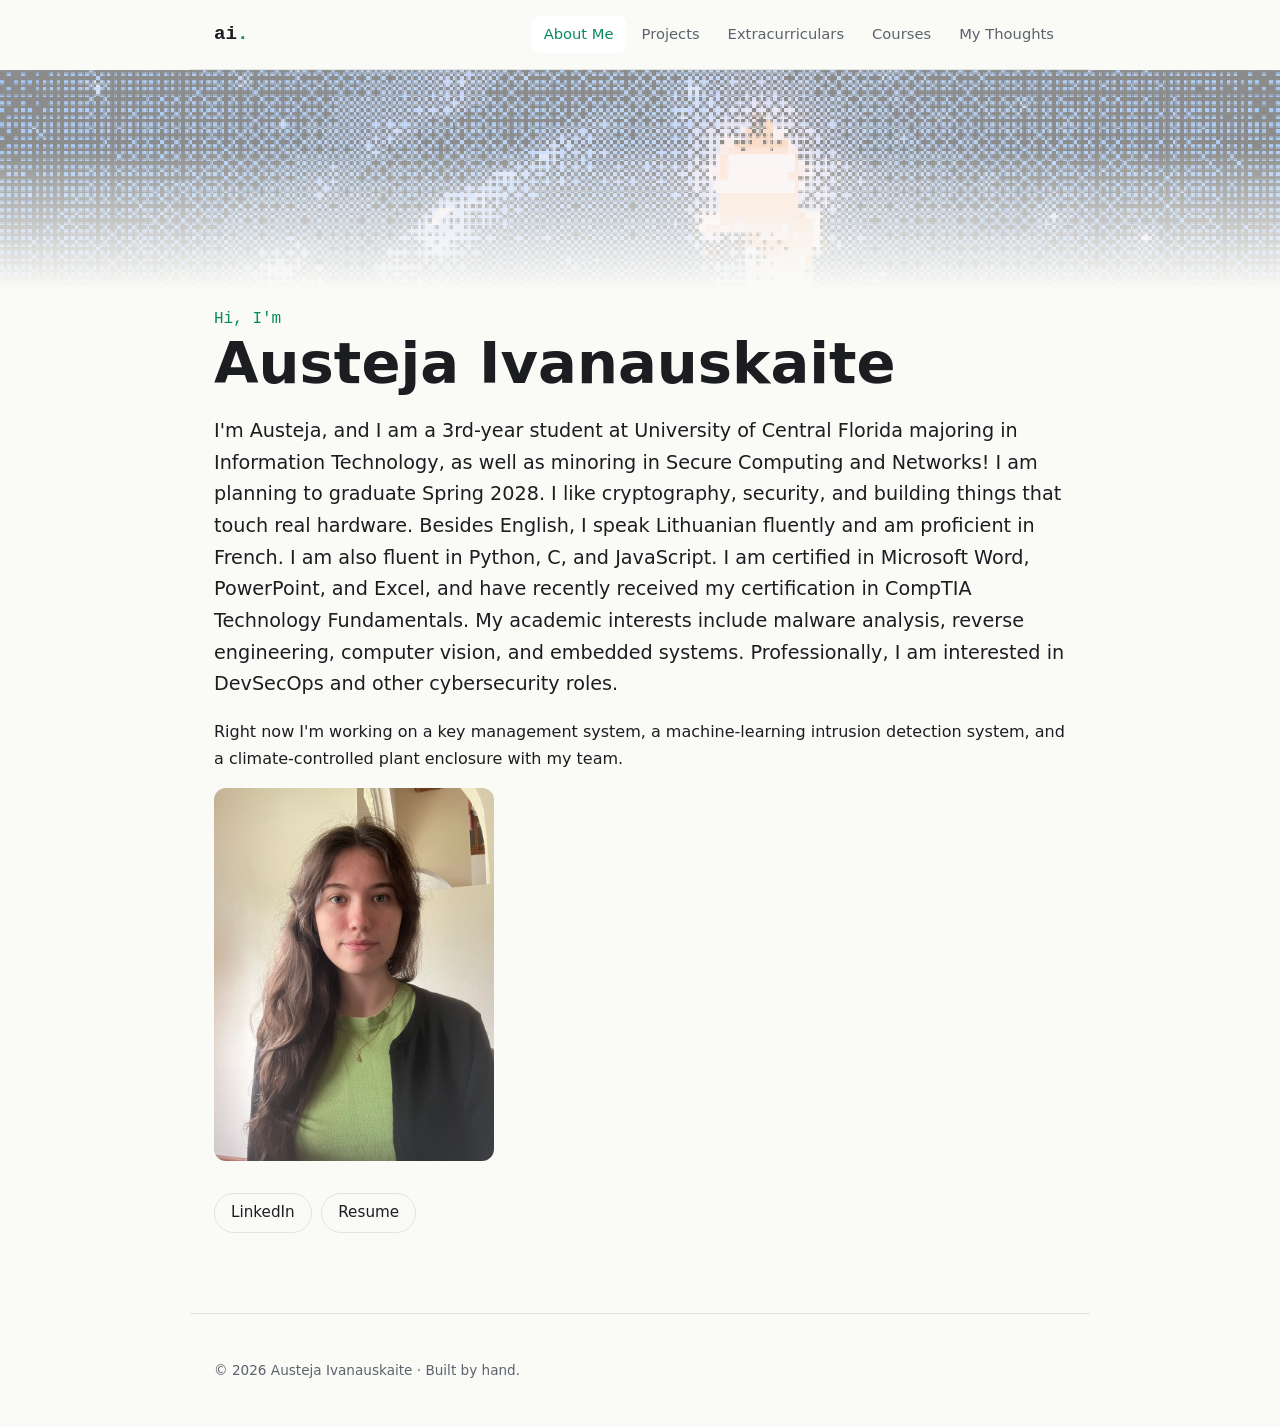
<file: index.html>
<!DOCTYPE html>
<html lang="en">
<head>
  <meta charset="UTF-8" />
  <meta name="viewport" content="width=device-width, initial-scale=1.0" />
  <title>Austeja Ivanauskaite — IT @ UCF</title>
  <meta name="description" content="Portfolio of Austeja Ivanauskaite, an IT student at UCF interested in cryptography, security, and embedded systems." />
    <link rel="stylesheet" href="styles.css?v=3" />
</head>
<body>
  <header class="site-header">
    <a class="logo" href="#about">ai<span class="accent">.</span></a>
    <!-- The 5 header tabs. Each href must match a section id below. -->
    <nav class="tabs">
      <a href="#about">About Me</a>
      <a href="#projects">Projects</a>
      <a href="#extracurriculars">Extracurriculars</a>
      <a href="#courses">Courses</a>
      <a href="#thoughts">My Thoughts</a>
    </nav>
  </header>
  <!-- Semi-transparent pixel-art banner across the top -->
  <div class="top-banner" aria-hidden="true"></div>

  <main>
    <!-- ============ ABOUT ME ============ -->
    <section id="about" class="section tab-panel about">
    
      
      <p class="eyebrow">Hi, I'm</p>
      <h1>Austeja Ivanauskaite</h1>
      <p class="lead">
        I'm Austeja, and I am a 3rd-year student at University of Central Florida majoring in Information Technology, as well as minoring in Secure Computing and Networks! I am planning to graduate Spring 2028.
        I like cryptography, security, and building things that touch real hardware. 
        Besides English, I speak Lithuanian fluently and am proficient in French. 
        I am also fluent in Python, C, and JavaScript. 
        I am certified in Microsoft Word, PowerPoint, and Excel, and have recently received my certification in CompTIA Technology Fundamentals. 
        My academic interests include malware analysis, reverse engineering, computer vision, and embedded systems. 
        Professionally, I am interested in DevSecOps and other cybersecurity roles.

      </p>
      <p>
        Right now I'm working on a key management system, a machine-learning intrusion
        detection system, and a climate-controlled plant enclosure with my team.
      </p>
      </p>
        </div>
        <img class="profile-photo" src="images/profile.jpeg" alt="Photo of Austeja Ivanauskaite" />
      </div>
      <div class="links">
        <!-- <a class="btn" href="mailto:you@example.com">Email</a> -->
        <!-- <a class="btn" href="https://github.com/your-username" target="_blank" rel="noopener">GitHub</a> -->
        <a class="btn" href="https://www.linkedin.com/in/austeja-ivanauskaite-029a41356" target="_blank" rel="noopener">LinkedIn</a> 
        <a class="btn" href="resume.pdf" target="_blank">Resume</a>      </div>
    </section>

    <!-- ============ PROJECTS ============ -->
    <section id="projects" class="section tab-panel">
      <h2>Projects</h2>
      <!-- Sub-tab buttons are built automatically from PROJECT_CATEGORIES in data.js -->
      <div class="filters" id="project-filters" role="group" aria-label="Filter projects"></div>
      <div id="project-grid" class="grid"></div>
    </section>

    <!-- ============ EXTRACURRICULARS ============ -->
    <section id="extracurriculars" class="section tab-panel">
      <h2>Extracurriculars</h2>
      <!-- Sub-tab buttons are built automatically from EXTRA_CATEGORIES in data.js -->
      <div class="filters" id="extra-filters" role="group" aria-label="Filter extracurriculars"></div>
      <div id="extra-grid" class="grid"></div>
    </section>

    <!-- ============ COURSES ============ -->
    <section id="courses" class="section tab-panel">
      <h2>Courses</h2>
      <p class="muted">Relevant coursework at UCF.</p>
      <div id="course-grid" class="grid"></div>
    </section>

    <!-- ============ MY THOUGHTS (BLOG) ============ -->
    <section id="thoughts" class="section tab-panel">
      <h2>Thoughts &amp; Explorations</h2>
      <p class="muted">Notes on things I'm learning, breaking, and figuring out.</p>
      <ul id="thought-list" class="thought-list"></ul>
    </section>
  </main>

  <footer class="site-footer">
    <p>© <span id="year"></span> Austeja Ivanauskaite · Built by hand.</p>
  </footer>

  <script src="data.js"></script>
  <script src="main.js"></script>
</body>
</html>
</file>
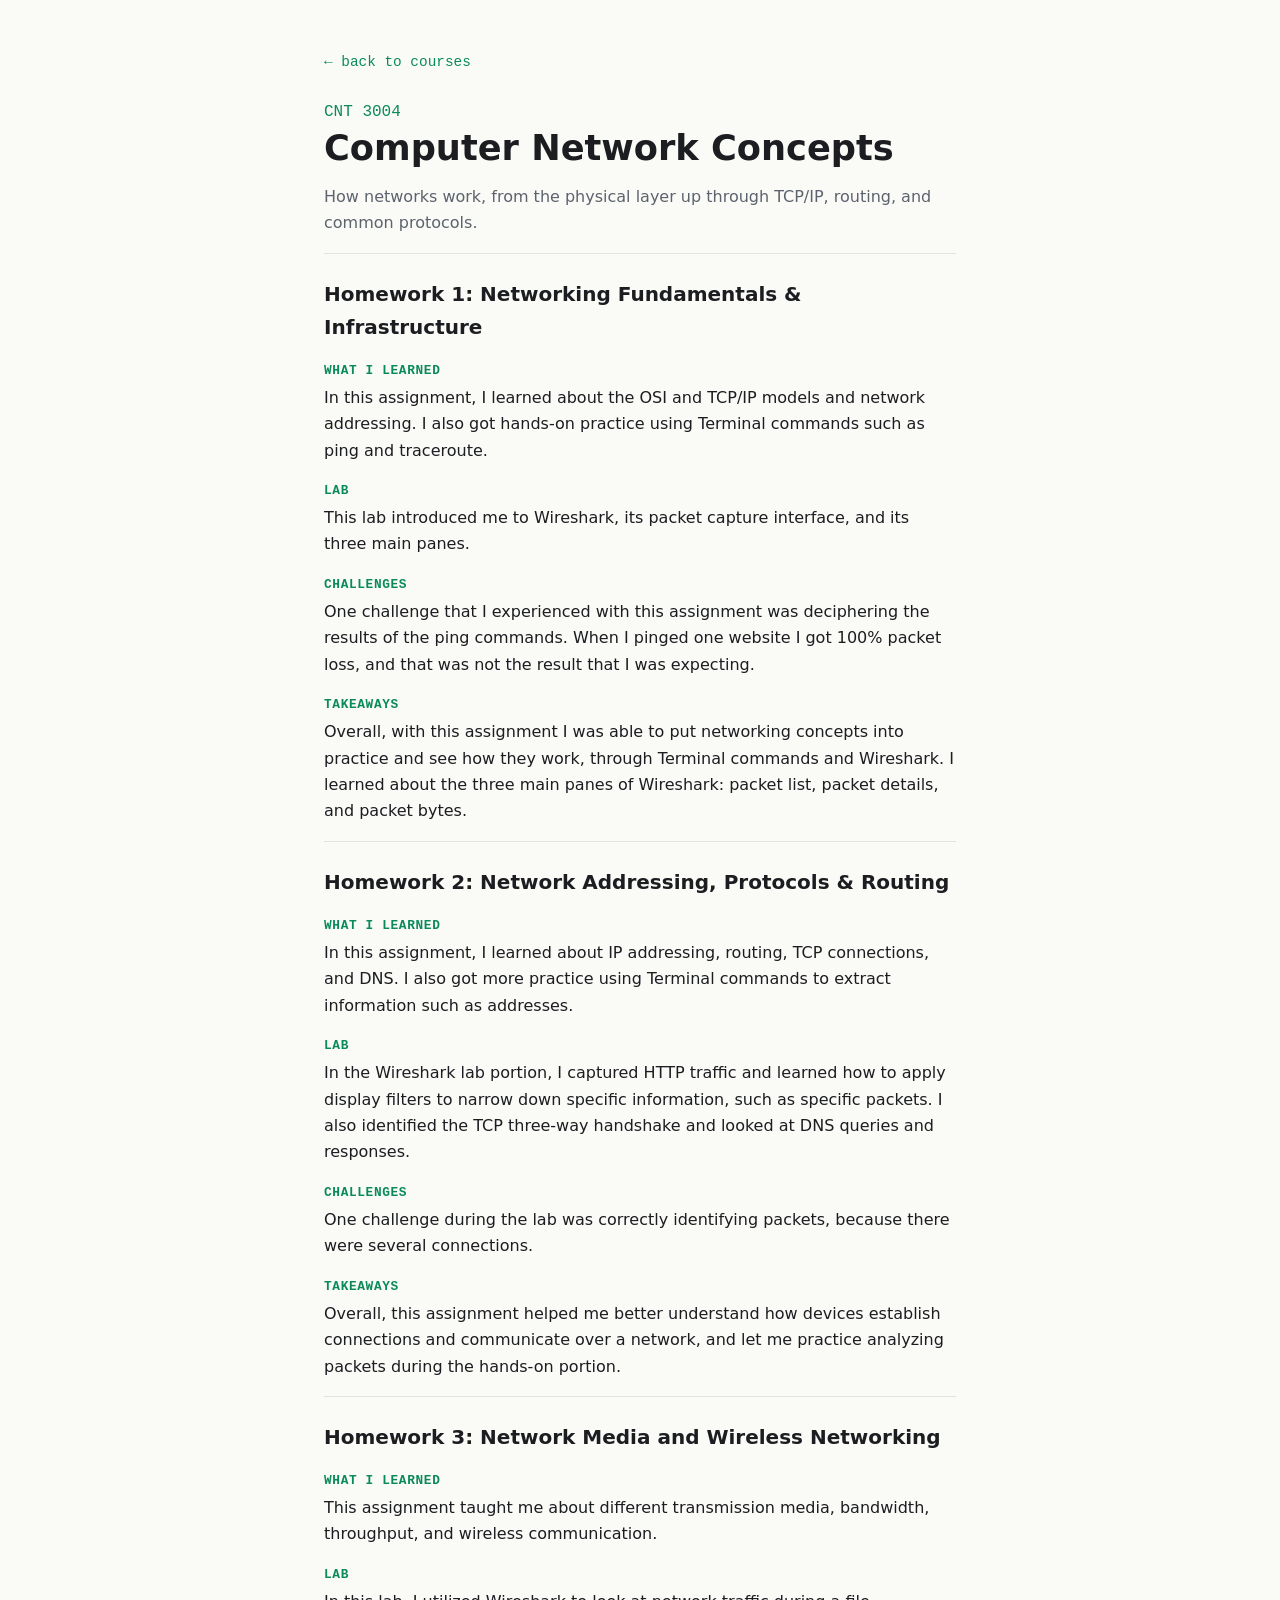
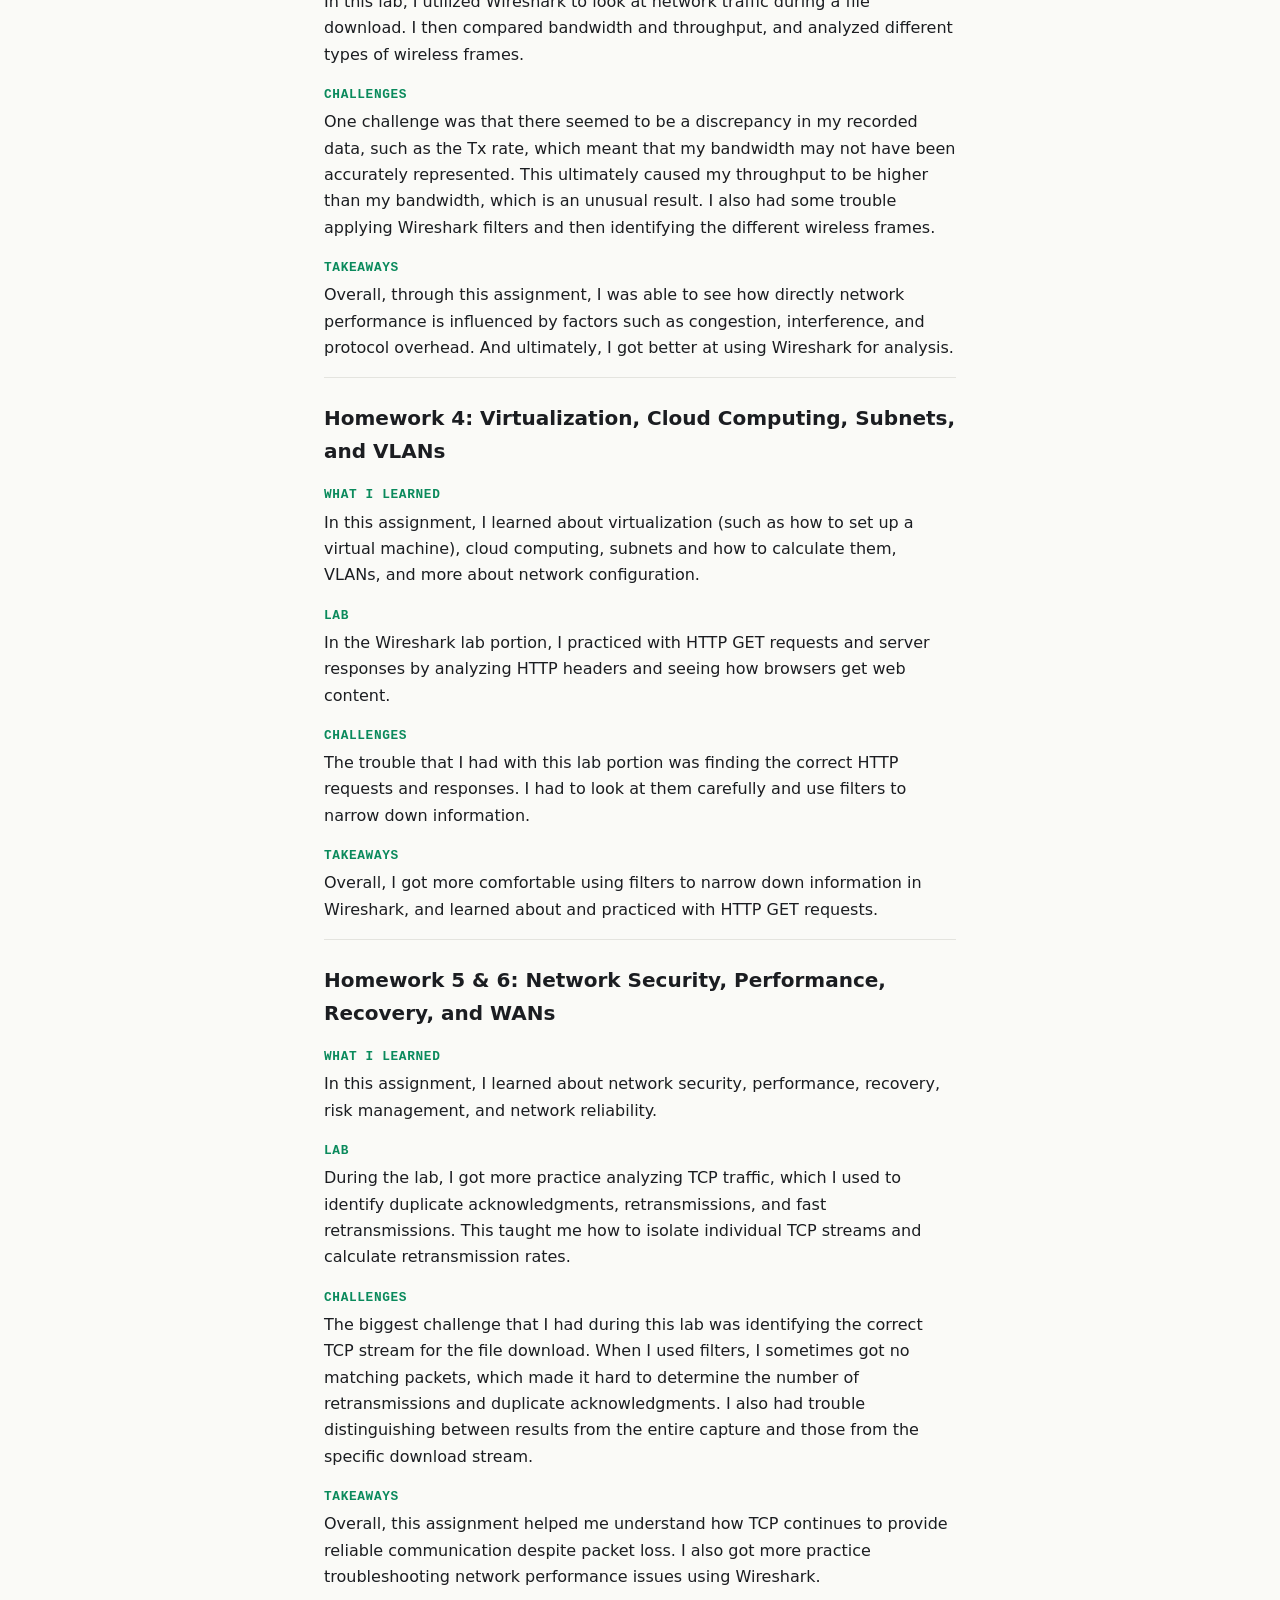
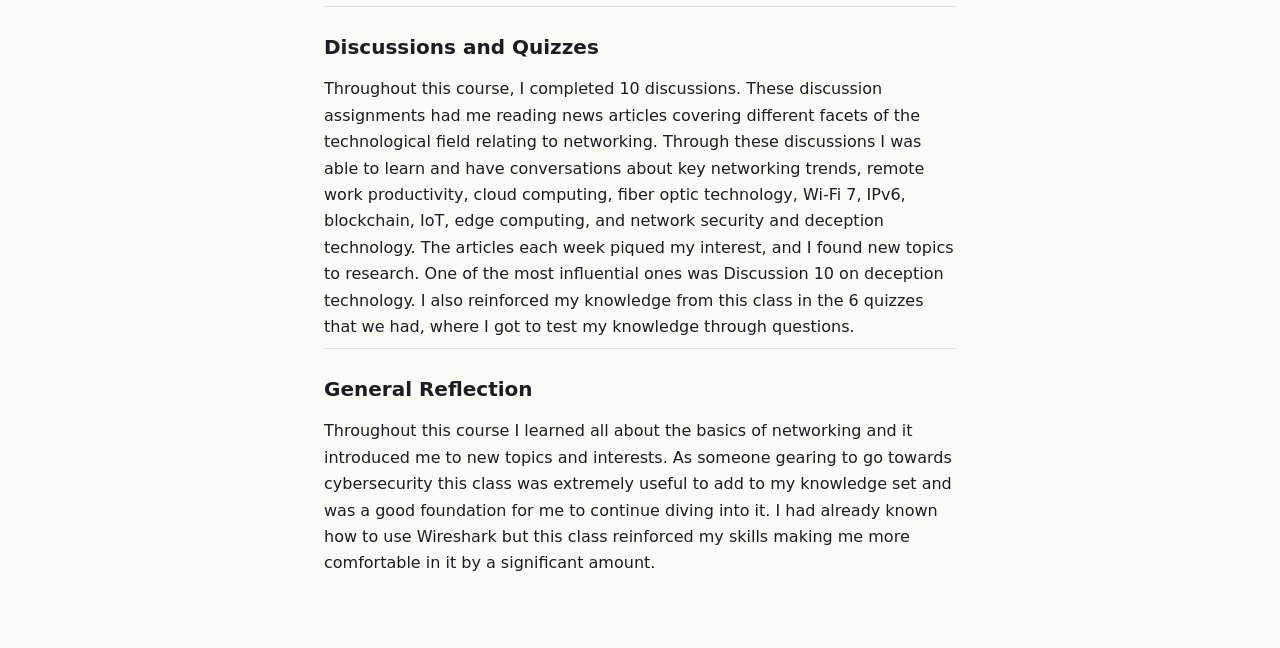
<file: courses/cnt3004.html>
<!DOCTYPE html>
<html lang="en">
<head>
  <meta charset="UTF-8" />
  <meta name="viewport" content="width=device-width, initial-scale=1.0" />
  <title>CNT 3004 Computer Network Concepts — Austeja Ivanauskaite</title>
  <link rel="stylesheet" href="../styles.css?v=3" />
</head>
<body>
  <!--
    COURSE PAGE: each assignment is one <section class="assignment"> block.
    To add another, copy a block and change the text.
  -->
  <article class="post">
    <a class="back" href="../#courses">← back to courses</a>
    <p class="eyebrow" style="margin-top:1.5rem">CNT 3004</p>
    <h1 style="margin-top:0.25rem">Computer Network Concepts</h1>
    <p class="muted">How networks work, from the physical layer up through TCP/IP, routing, and common protocols.</p>

    <section class="assignment">
      <h2>Homework 1: Networking Fundamentals &amp; Infrastructure</h2>
      <h3>What I learned</h3>
      <p>In this assignment, I learned about the OSI and TCP/IP models and network addressing. I also got hands-on practice using Terminal commands such as ping and traceroute.</p>
      <h3>Lab</h3>
      <p>This lab introduced me to Wireshark, its packet capture interface, and its three main panes.</p>
      <h3>Challenges</h3>
      <p>One challenge that I experienced with this assignment was deciphering the results of the ping commands. When I pinged one website I got 100% packet loss, and that was not the result that I was expecting.</p>
      <h3>Takeaways</h3>
      <p>Overall, with this assignment I was able to put networking concepts into practice and see how they work, through Terminal commands and Wireshark. I learned about the three main panes of Wireshark: packet list, packet details, and packet bytes.</p>
    </section>

    <section class="assignment">
      <h2>Homework 2: Network Addressing, Protocols &amp; Routing</h2>
      <h3>What I learned</h3>
      <p>In this assignment, I learned about IP addressing, routing, TCP connections, and DNS. I also got more practice using Terminal commands to extract information such as addresses.</p>
      <h3>Lab</h3>
      <p>In the Wireshark lab portion, I captured HTTP traffic and learned how to apply display filters to narrow down specific information, such as specific packets. I also identified the TCP three-way handshake and looked at DNS queries and responses.</p>
      <h3>Challenges</h3>
      <p>One challenge during the lab was correctly identifying packets, because there were several connections.</p>
      <h3>Takeaways</h3>
      <p>Overall, this assignment helped me better understand how devices establish connections and communicate over a network, and let me practice analyzing packets during the hands-on portion.</p>
    </section>

    <section class="assignment">
      <h2>Homework 3: Network Media and Wireless Networking</h2>
      <h3>What I learned</h3>
      <p>This assignment taught me about different transmission media, bandwidth, throughput, and wireless communication.</p>
      <h3>Lab</h3>
      <p>In this lab, I utilized Wireshark to look at network traffic during a file download. I then compared bandwidth and throughput, and analyzed different types of wireless frames.</p>
      <h3>Challenges</h3>
      <p>One challenge was that there seemed to be a discrepancy in my recorded data, such as the Tx rate, which meant that my bandwidth may not have been accurately represented. This ultimately caused my throughput to be higher than my bandwidth, which is an unusual result. I also had some trouble applying Wireshark filters and then identifying the different wireless frames.</p>
      <h3>Takeaways</h3>
      <p>Overall, through this assignment, I was able to see how directly network performance is influenced by factors such as congestion, interference, and protocol overhead. And ultimately, I got better at using Wireshark for analysis.</p>
    </section>

    <section class="assignment">
      <h2>Homework 4: Virtualization, Cloud Computing, Subnets, and VLANs</h2>
      <h3>What I learned</h3>
      <p>In this assignment, I learned about virtualization (such as how to set up a virtual machine), cloud computing, subnets and how to calculate them, VLANs, and more about network configuration.</p>
      <h3>Lab</h3>
      <p>In the Wireshark lab portion, I practiced with HTTP GET requests and server responses by analyzing HTTP headers and seeing how browsers get web content.</p>
      <h3>Challenges</h3>
      <p>The trouble that I had with this lab portion was finding the correct HTTP requests and responses. I had to look at them carefully and use filters to narrow down information.</p>
      <h3>Takeaways</h3>
      <p>Overall, I got more comfortable using filters to narrow down information in Wireshark, and learned about and practiced with HTTP GET requests.</p>
    </section>

    <section class="assignment">
      <h2>Homework 5 &amp; 6: Network Security, Performance, Recovery, and WANs</h2>
      <h3>What I learned</h3>
      <p>In this assignment, I learned about network security, performance, recovery, risk management, and network reliability.</p>
      <h3>Lab</h3>
      <p>During the lab, I got more practice analyzing TCP traffic, which I used to identify duplicate acknowledgments, retransmissions, and fast retransmissions. This taught me how to isolate individual TCP streams and calculate retransmission rates.</p>
      <h3>Challenges</h3>
      <p>The biggest challenge that I had during this lab was identifying the correct TCP stream for the file download. When I used filters, I sometimes got no matching packets, which made it hard to determine the number of retransmissions and duplicate acknowledgments. I also had trouble distinguishing between results from the entire capture and those from the specific download stream.</p>
      <h3>Takeaways</h3>
      <p>Overall, this assignment helped me understand how TCP continues to provide reliable communication despite packet loss. I also got more practice troubleshooting network performance issues using Wireshark.</p>
    </section>

    <section class="assignment">
      <h2>Discussions and Quizzes</h2>
      <p>Throughout this course, I completed 10 discussions. These discussion assignments had me reading news articles covering different facets of the technological field relating to networking. Through these discussions I was able to learn and have conversations about key networking trends, remote work productivity, cloud computing, fiber optic technology, Wi-Fi 7, IPv6, blockchain, IoT, edge computing, and network security and deception technology. The articles each week piqued my interest, and I found new topics to research. One of the most influential ones was Discussion 10 on deception technology. I also reinforced my knowledge from this class in the 6 quizzes that we had, where I got to test my knowledge through questions.
    <section class="assignment">
      <h2>General Reflection</h2>
      <p>Throughout this course I learned all about the basics of networking and it introduced me to new topics and interests. As someone gearing to go towards cybersecurity this class was extremely useful to add to my knowledge set and was a good foundation for me to continue diving into it. I had already known how to use Wireshark but this class reinforced my skills making me more comfortable in it by a significant amount. 
    </section>
  </article>
</body>
</html>
</file>
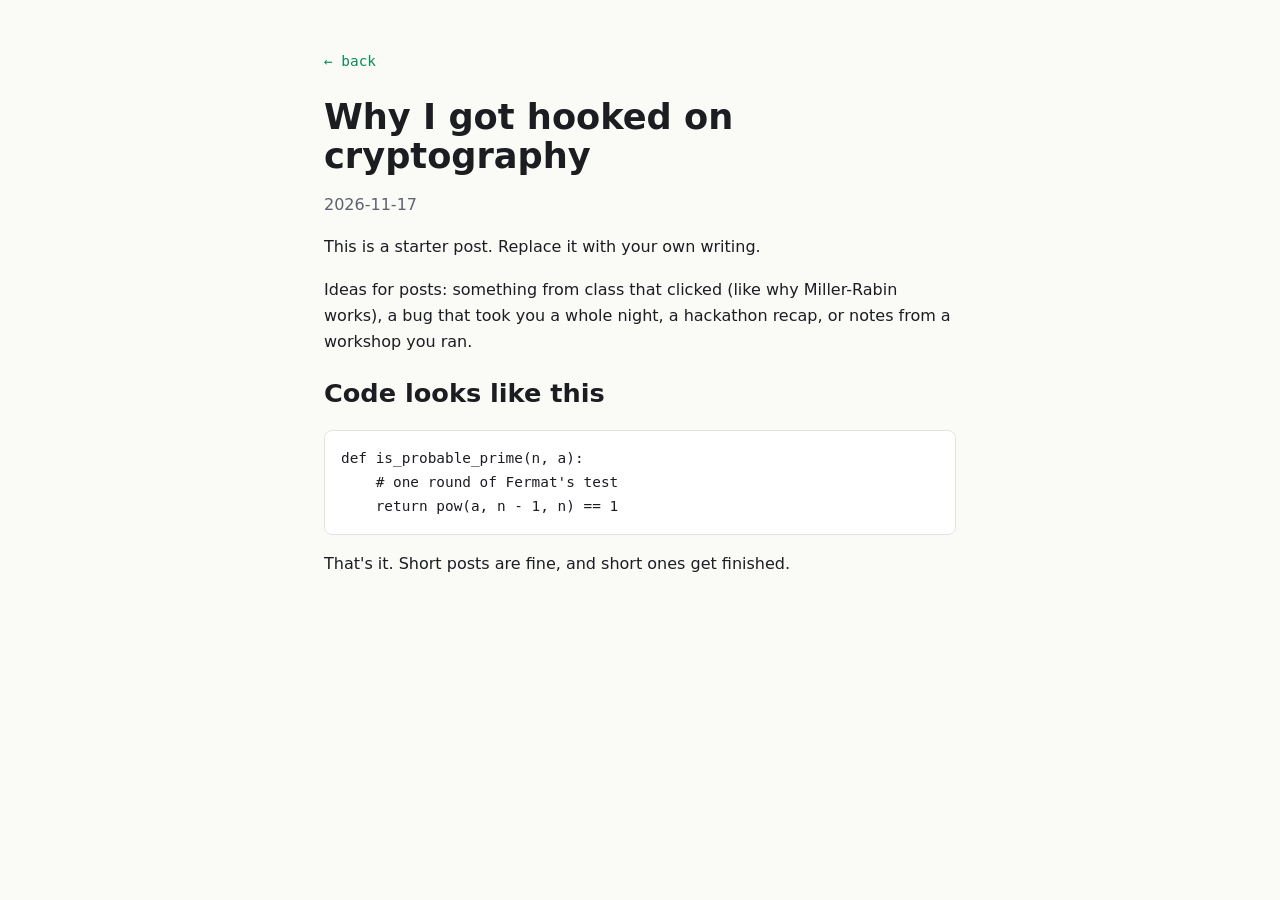
<file: thoughts/first-post.html>
<!DOCTYPE html>
<html lang="en">
<head>
  <meta charset="UTF-8" />
  <meta name="viewport" content="width=device-width, initial-scale=1.0" />
  <title>Why I got hooked on cryptography — Austeja Ivanauskaite</title>
  <link rel="stylesheet" href="../styles.css" />
</head>
<body>
  <!--
    TO WRITE A NEW POST:
    1. Copy this file and rename it (e.g. miller-rabin.html).
    2. Change the <title>, the <h1>, the date, and the text below.
    3. Add an entry to THOUGHTS in data.js with url: "thoughts/miller-rabin.html".
  -->
  <article class="post">
    <a class="back" href="../#thoughts">← back</a>
    <h1>Why I got hooked on cryptography</h1>
    <p class="muted"><time>2026-11-17</time></p>

    <p>This is a starter post. Replace it with your own writing.</p>

    <p>
      Ideas for posts: something from class that clicked (like why Miller-Rabin works),
      a bug that took you a whole night, a hackathon recap, or notes from a workshop you ran.
    </p>

    <h2>Code looks like this</h2>
    <pre><code>def is_probable_prime(n, a):
    # one round of Fermat's test
    return pow(a, n - 1, n) == 1</code></pre>

    <p>That's it. Short posts are fine, and short ones get finished.</p>
  </article>
</body>
</html>
</file>
<file: styles.css>
/* ---------- Theme: change these to restyle the whole site ---------- */
:root {
  --bg: #0f1115;
  --surface: #171a21;
  --border: #262a33;
  --text: #e6e8eb;
  --muted: #9aa1ac;
  --accent: #7ee0b8;
  --radius: 12px;
  --max: 900px;
  --mono: ui-monospace, "SF Mono", Menlo, Consolas, monospace;
  --sans: system-ui, -apple-system, "Segoe UI", Roboto, sans-serif;
}

@media (prefers-color-scheme: light) {
  :root {
    --bg: #fafaf7;
    --surface: #ffffff;
    --border: #e4e4df;
    --text: #1b1d21;
    --muted: #5d636d;
    --accent: #0a8a5c;
  }
}

* { box-sizing: border-box; }
html { scroll-behavior: smooth; }
body {
  margin: 0;
  background: var(--bg);
  color: var(--text);
  font-family: var(--sans);
  line-height: 1.65;
}
a { color: var(--accent); text-decoration: none; }
a:hover { text-decoration: underline; }

/* ---------- Header ---------- */
.site-header {
  position: sticky; top: 0; z-index: 10;
  display: flex; justify-content: space-between; align-items: center;
  max-width: var(--max); margin: 0 auto; padding: 1rem 1.5rem;
  background: var(--bg);
  border-bottom: 1px solid var(--border);
}
.logo { font-family: var(--mono); font-weight: 700; font-size: 1.2rem; color: var(--text); }
.accent { color: var(--accent); }
/* Header tabs */
.tabs { display: flex; gap: 0.25rem; overflow-x: auto; scrollbar-width: none; }
.tabs::-webkit-scrollbar { display: none; }
.tabs a {
  white-space: nowrap; color: var(--muted); font-size: 0.92rem;
  padding: 0.4rem 0.75rem; border-radius: 8px;
}
.tabs a:hover { color: var(--text); background: var(--surface); text-decoration: none; }
.tabs a.active { color: var(--accent); background: var(--surface); }

/* ---------- Sections ---------- */
main { max-width: var(--max); margin: 0 auto; padding: 0 1.5rem; }
.section { padding: 3.5rem 0 1rem; min-height: 60vh; }
.section[hidden] { display: none; }
.about { padding-top: 1rem; }

/* ---------- Semi-transparent banner across the top ---------- */
.top-banner {
  height: 220px;                       /* how tall the strip is */
  background: url("images/lighthouse.webp") center 18% / cover no-repeat;
  image-rendering: pixelated;          /* keeps the pixels crisp */
  opacity: 0.45;                       /* 0 = invisible, 1 = solid */
  -webkit-mask-image: linear-gradient(to bottom, black 35%, transparent);
  mask-image: linear-gradient(to bottom, black 35%, transparent);   /* fades out at the bottom */
}

h1 { font-size: clamp(2.4rem, 6vw, 3.6rem); margin: 0 0 1rem; line-height: 1.1; }
h2 { font-size: 1.6rem; margin: 0 0 1rem; }
h3 { margin: 0.25rem 0 0.5rem; font-size: 1.1rem; }
.eyebrow { font-family: var(--mono); color: var(--accent); margin: 0; }
.lead { font-size: 1.2rem; }
.muted { color: var(--muted); }

.links { display: flex; flex-wrap: wrap; gap: 0.6rem; margin-top: 1.5rem; }
.btn {
  border: 1px solid var(--border); border-radius: 999px;
  padding: 0.4rem 1rem; color: var(--text); font-size: 0.95rem;
}
.btn:hover { border-color: var(--accent); color: var(--accent); text-decoration: none; }

/* ---------- Projects ---------- */
.section-head { display: flex; flex-wrap: wrap; justify-content: space-between; align-items: center; gap: 1rem; margin-bottom: 1.25rem; }
.section-head h2 { margin: 0; }
.filters { display: flex; flex-wrap: wrap; gap: 0.4rem; margin: 0 0 1.5rem; }
.filter {
  font: inherit; font-size: 0.85rem; cursor: pointer;
  background: none; color: var(--muted);
  border: 1px solid var(--border); border-radius: 999px; padding: 0.3rem 0.85rem;
}
.filter.active, .filter:hover { color: var(--bg); background: var(--accent); border-color: var(--accent); }

.grid { display: grid; grid-template-columns: repeat(auto-fill, minmax(260px, 1fr)); gap: 1rem; }
.card {
  background: var(--surface); border: 1px solid var(--border); border-radius: var(--radius);
  padding: 1.25rem; display: flex; flex-direction: column;
  transition: border-color 0.15s, transform 0.15s;
}
.card:hover { border-color: var(--accent); transform: translateY(-2px); }
.card p { margin: 0 0 0.75rem; color: var(--muted); font-size: 0.95rem; }
.badge { align-self: flex-start; font-family: var(--mono); font-size: 0.72rem; color: var(--accent); border: 1px solid var(--accent); border-radius: 6px; padding: 0.05rem 0.45rem; }
.award { color: var(--text) !important; font-weight: 600; }
.tags { display: flex; flex-wrap: wrap; gap: 0.35rem; margin-bottom: 0.75rem; }
.tag { font-family: var(--mono); font-size: 0.75rem; background: var(--bg); border: 1px solid var(--border); border-radius: 6px; padding: 0.1rem 0.45rem; color: var(--muted); }
.card-links { margin-top: auto; display: flex; gap: 1rem; font-size: 0.9rem; }

/* Clickable cards (course pages) */
.card-clickable { color: var(--text); }
.card-clickable:hover { text-decoration: none; }
.card-more { margin-top: auto; font-size: 0.9rem; color: var(--accent); }

/* ---------- Course detail pages ---------- */
.assignment { border-top: 1px solid var(--border); padding: 1.5rem 0 0.5rem; }
.assignment h2 { font-size: 1.25rem; margin-bottom: 0.75rem; }
.assignment h3 { font-size: 0.8rem; font-family: var(--mono); color: var(--accent); text-transform: uppercase; letter-spacing: 0.05em; margin: 1rem 0 0.25rem; }
.assignment p { margin: 0 0 0.5rem; }

/* ---------- Thoughts ---------- */
.thought-list { list-style: none; padding: 0; margin: 1.5rem 0 0; }
.thought-list li { border-top: 1px solid var(--border); }
.thought-list li:last-child { border-bottom: 1px solid var(--border); }
.thought-list a { display: grid; grid-template-columns: 7rem 1fr; gap: 0.2rem 1rem; padding: 1rem 0.25rem; color: var(--text); }
.thought-list a:hover { text-decoration: none; background: var(--surface); }
.thought-list time { font-family: var(--mono); font-size: 0.85rem; color: var(--muted); grid-row: span 2; padding-top: 0.15rem; }
.thought-title { font-weight: 600; }
.thought-list .muted { font-size: 0.92rem; }

/* ---------- Single post pages ---------- */
.post { max-width: 680px; margin: 0 auto; padding: 3rem 1.5rem; }
.post .back { font-family: var(--mono); font-size: 0.9rem; }
.post h1 { font-size: 2.2rem; margin-top: 1.5rem; }
.post pre { background: var(--surface); border: 1px solid var(--border); border-radius: 8px; padding: 1rem; overflow-x: auto; }
.post code { font-family: var(--mono); font-size: 0.9em; }

/* ---------- Footer ---------- */
.site-footer { max-width: var(--max); margin: 4rem auto 0; padding: 2rem 1.5rem; color: var(--muted); font-size: 0.85rem; border-top: 1px solid var(--border); }

.empty { grid-column: 1 / -1; padding: 2rem 0; }

@media (max-width: 720px) {
  .site-header { flex-direction: column; align-items: flex-start; gap: 0.5rem; padding-bottom: 0.6rem; }
  .tabs { width: 100%; margin-left: -0.6rem; flex-wrap: wrap; overflow: visible; }
  .tabs a { padding: 0.35rem 0.6rem; }
}

@media (max-width: 560px) {
  .thought-list a { grid-template-columns: 1fr; }
  .thought-list time { grid-row: auto; }
}

/* ---------- About Me: text + photo side by side ---------- */
.about-row {
  display: flex;
  align-items: flex-start;
  gap: 2rem;
}
.about-text { flex: 1; }
.profile-photo {
  width: 280px;           /* make bigger/smaller here */
  height: auto;           /* keeps the photo's proportions */
  border-radius: 12px;    /* soft corners; 0 for sharp, 50% for a circle */
  flex-shrink: 0;
}

/* On phones, stack the photo above the text */
@media (max-width: 720px) {
  .about-row { flex-direction: column-reverse; align-items: center; }
  .profile-photo { width: 220px; }
}
</file>
